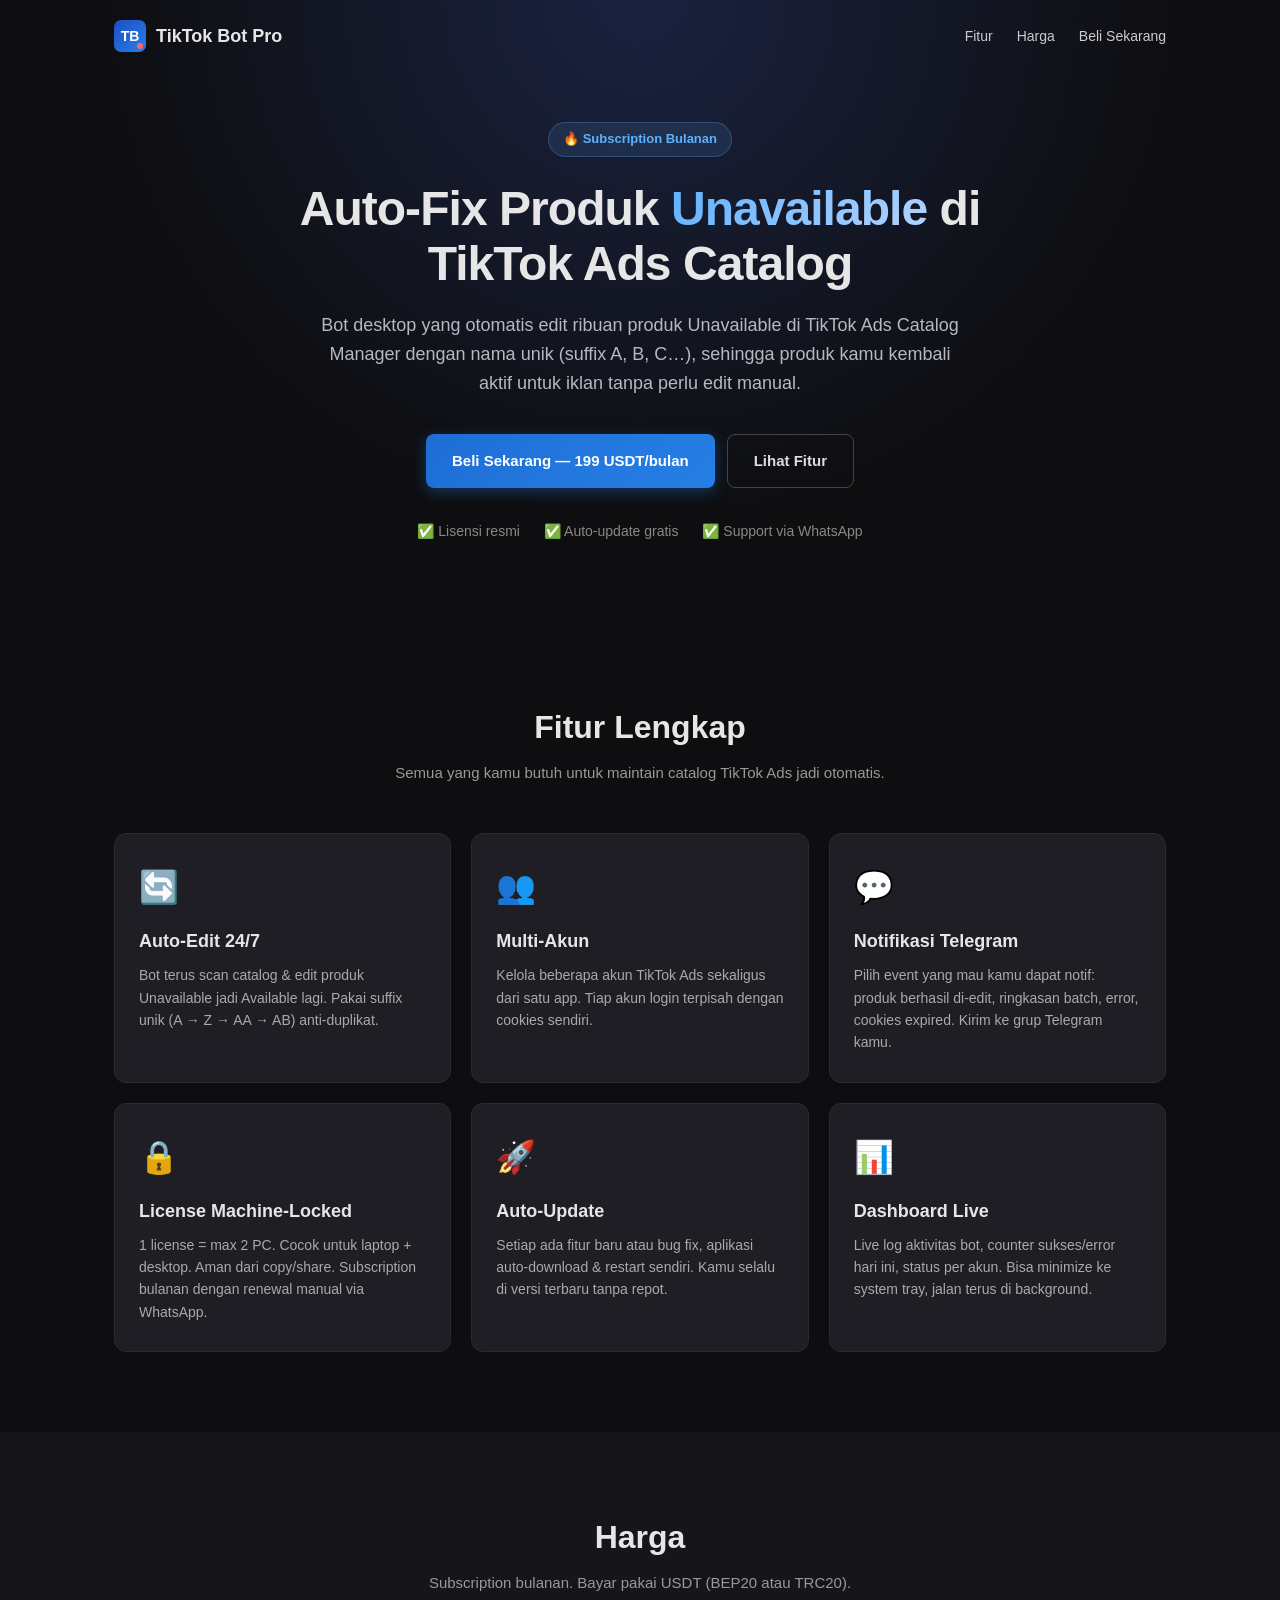
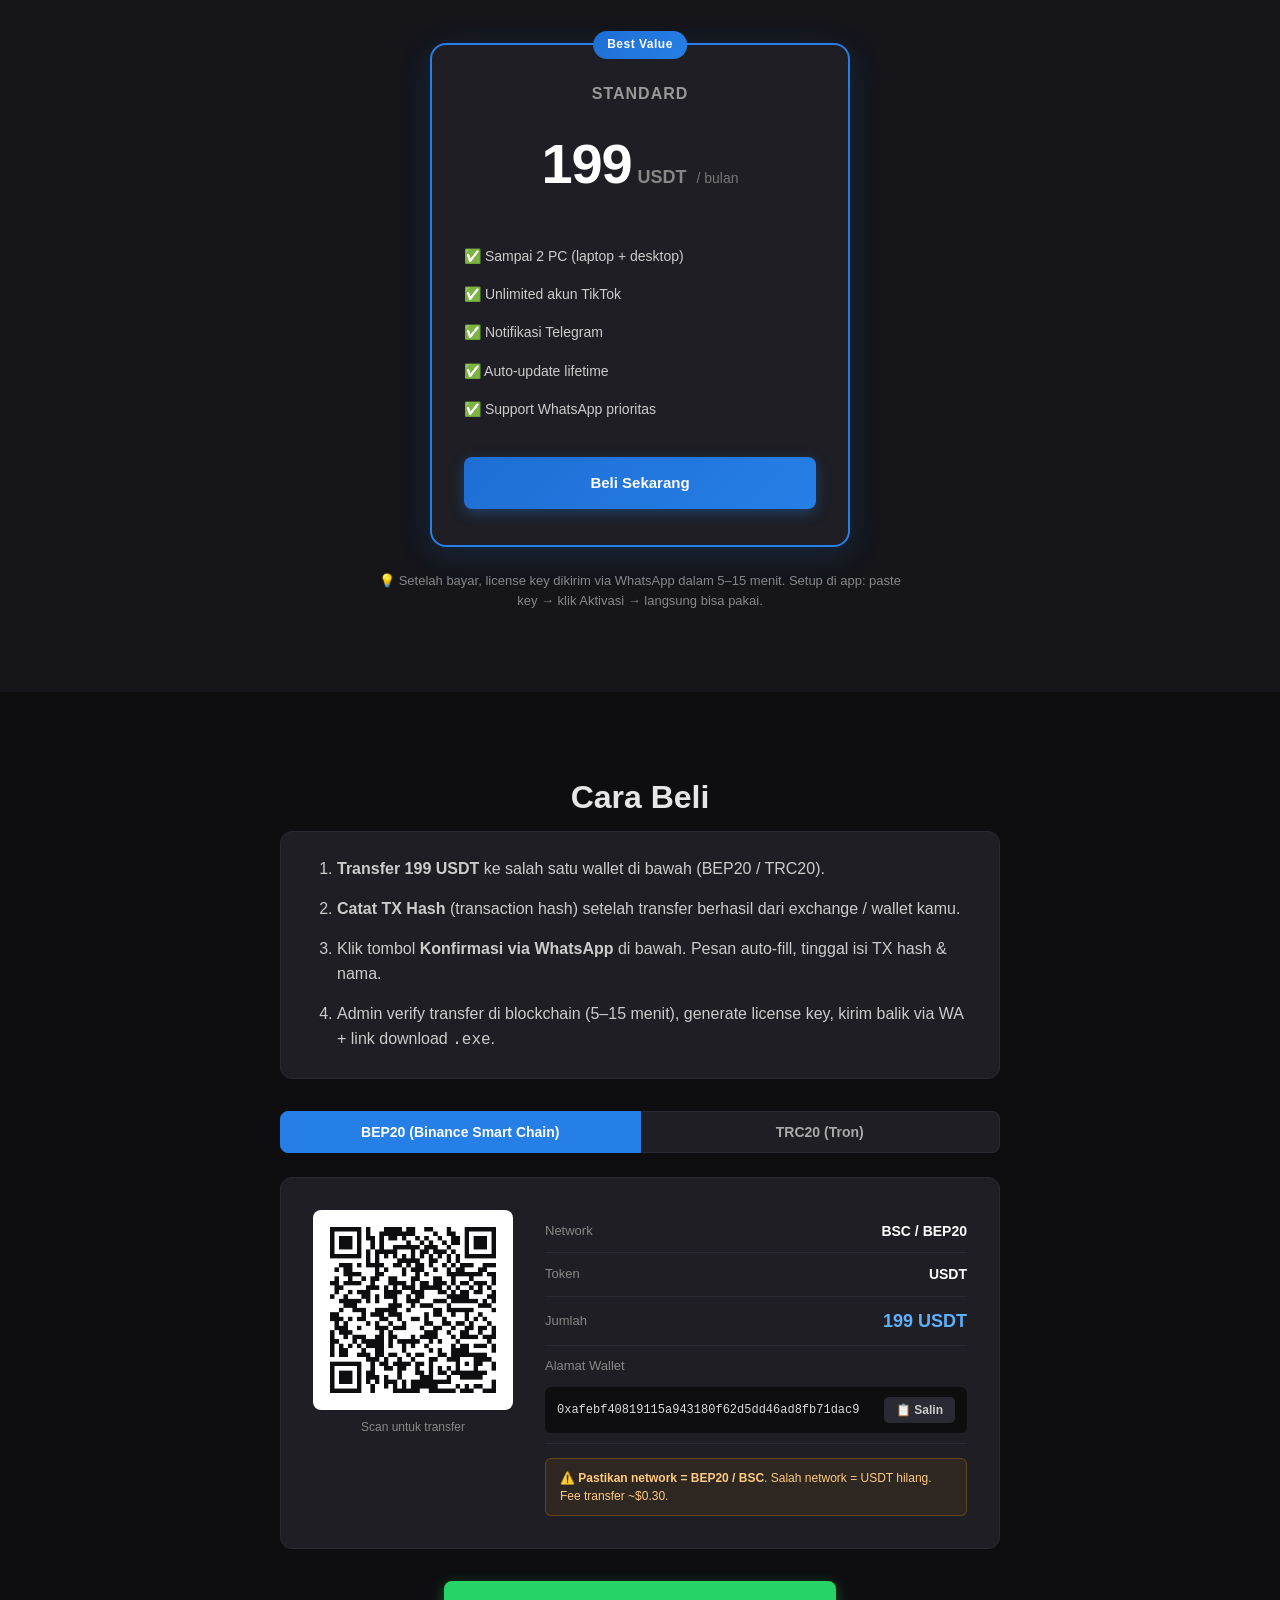
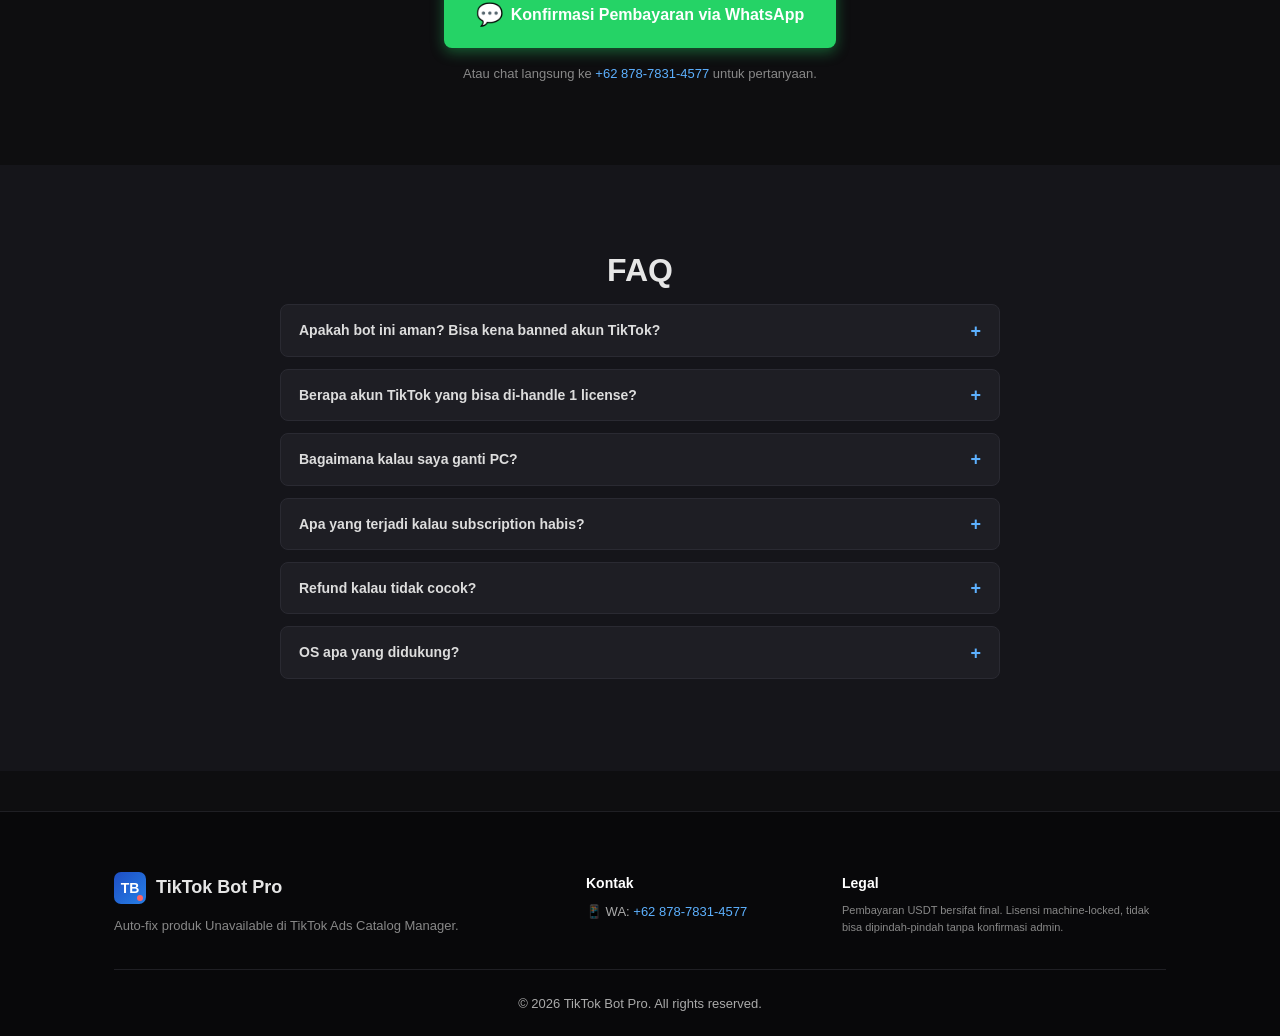
<file: index.html>
<!doctype html>
<html lang="id">
<head>
<meta charset="utf-8">
<meta name="viewport" content="width=device-width, initial-scale=1">
<title>TikTok Bot Pro — Auto-Fix Produk Unavailable di TikTok Ads Catalog</title>
<meta name="description" content="Bot otomatis perbaiki produk Unavailable di TikTok Ads Catalog Manager. Notifikasi Telegram, multi-akun, machine-locked license. Subscription bulanan.">
<meta name="theme-color" content="#0e0e10">
<link rel="icon" type="image/png" href="qr-bep20.png" sizes="32x32">
<link rel="stylesheet" href="style.css">
</head>
<body>

<!-- ─────────── HERO ─────────── -->
<header class="hero">
  <nav class="nav">
    <div class="brand">
      <span class="brand-mark">TB</span>
      <span>TikTok Bot Pro</span>
    </div>
    <div class="nav-links">
      <a href="#fitur">Fitur</a>
      <a href="#harga">Harga</a>
      <a href="#beli">Beli Sekarang</a>
    </div>
  </nav>

  <div class="hero-inner">
    <span class="badge">🔥 Subscription Bulanan</span>
    <h1>Auto-Fix Produk <span class="grad">Unavailable</span> di TikTok Ads Catalog</h1>
    <p class="lead">
      Bot desktop yang otomatis edit ribuan produk Unavailable di TikTok Ads
      Catalog Manager dengan nama unik (suffix A, B, C…), sehingga produk
      kamu kembali aktif untuk iklan tanpa perlu edit manual.
    </p>
    <div class="cta-row">
      <a href="#beli" class="btn btn-primary">Beli Sekarang — 199 USDT/bulan</a>
      <a href="#fitur" class="btn btn-ghost">Lihat Fitur</a>
    </div>
    <div class="trust-row">
      <span>✅ Lisensi resmi</span>
      <span>✅ Auto-update gratis</span>
      <span>✅ Support via WhatsApp</span>
    </div>
  </div>
</header>

<!-- ─────────── FITUR ─────────── -->
<section id="fitur" class="section">
  <div class="container">
    <h2 class="section-title">Fitur Lengkap</h2>
    <p class="section-sub">Semua yang kamu butuh untuk maintain catalog TikTok Ads jadi otomatis.</p>

    <div class="grid features">
      <div class="card">
        <div class="icon">🔄</div>
        <h3>Auto-Edit 24/7</h3>
        <p>Bot terus scan catalog & edit produk Unavailable jadi Available lagi. Pakai suffix unik (A → Z → AA → AB) anti-duplikat.</p>
      </div>

      <div class="card">
        <div class="icon">👥</div>
        <h3>Multi-Akun</h3>
        <p>Kelola beberapa akun TikTok Ads sekaligus dari satu app. Tiap akun login terpisah dengan cookies sendiri.</p>
      </div>

      <div class="card">
        <div class="icon">💬</div>
        <h3>Notifikasi Telegram</h3>
        <p>Pilih event yang mau kamu dapat notif: produk berhasil di-edit, ringkasan batch, error, cookies expired. Kirim ke grup Telegram kamu.</p>
      </div>

      <div class="card">
        <div class="icon">🔒</div>
        <h3>License Machine-Locked</h3>
        <p>1 license = max 2 PC. Cocok untuk laptop + desktop. Aman dari copy/share. Subscription bulanan dengan renewal manual via WhatsApp.</p>
      </div>

      <div class="card">
        <div class="icon">🚀</div>
        <h3>Auto-Update</h3>
        <p>Setiap ada fitur baru atau bug fix, aplikasi auto-download & restart sendiri. Kamu selalu di versi terbaru tanpa repot.</p>
      </div>

      <div class="card">
        <div class="icon">📊</div>
        <h3>Dashboard Live</h3>
        <p>Live log aktivitas bot, counter sukses/error hari ini, status per akun. Bisa minimize ke system tray, jalan terus di background.</p>
      </div>
    </div>
  </div>
</section>

<!-- ─────────── HARGA ─────────── -->
<section id="harga" class="section section-alt">
  <div class="container">
    <h2 class="section-title">Harga</h2>
    <p class="section-sub">Subscription bulanan. Bayar pakai USDT (BEP20 atau TRC20).</p>

    <div class="pricing">
      <div class="price-card highlight">
        <div class="price-tag">Best Value</div>
        <h3>Standard</h3>
        <div class="price">
          <span class="amount">199</span>
          <span class="unit">USDT</span>
          <span class="period">/ bulan</span>
        </div>
        <ul class="features-list">
          <li>✅ Sampai 2 PC (laptop + desktop)</li>
          <li>✅ Unlimited akun TikTok</li>
          <li>✅ Notifikasi Telegram</li>
          <li>✅ Auto-update lifetime</li>
          <li>✅ Support WhatsApp prioritas</li>
        </ul>
        <a href="#beli" class="btn btn-primary btn-full">Beli Sekarang</a>
      </div>
    </div>

    <p class="footnote">
      💡 Setelah bayar, license key dikirim via WhatsApp dalam 5–15 menit.
      Setup di app: paste key → klik Aktivasi → langsung bisa pakai.
    </p>
  </div>
</section>

<!-- ─────────── BELI ─────────── -->
<section id="beli" class="section">
  <div class="container">
    <h2 class="section-title">Cara Beli</h2>

    <ol class="steps">
      <li>
        <b>Transfer 199 USDT</b> ke salah satu wallet di bawah (BEP20 / TRC20).
      </li>
      <li>
        <b>Catat TX Hash</b> (transaction hash) setelah transfer berhasil dari exchange / wallet kamu.
      </li>
      <li>
        Klik tombol <b>Konfirmasi via WhatsApp</b> di bawah. Pesan auto-fill, tinggal isi TX hash & nama.
      </li>
      <li>
        Admin verify transfer di blockchain (5–15 menit), generate license key, kirim balik via WA + link download <code>.exe</code>.
      </li>
    </ol>

    <!-- Tabs network -->
    <div class="tabs" role="tablist">
      <button class="tab tab-active" data-tab="bep20" type="button">BEP20 (Binance Smart Chain)</button>
      <button class="tab" data-tab="trc20" type="button">TRC20 (Tron)</button>
    </div>

    <!-- BEP20 panel -->
    <div class="pay-panel" data-panel="bep20">
      <div class="pay-grid">
        <div class="qr-wrap">
          <img src="qr-bep20.png" alt="QR BEP20" class="qr">
          <div class="qr-label">Scan untuk transfer</div>
        </div>
        <div class="pay-info">
          <div class="row">
            <span class="key">Network</span>
            <span class="val">BSC / BEP20</span>
          </div>
          <div class="row">
            <span class="key">Token</span>
            <span class="val">USDT</span>
          </div>
          <div class="row">
            <span class="key">Jumlah</span>
            <span class="val highlight-amount">199 USDT</span>
          </div>
          <div class="row col">
            <span class="key">Alamat Wallet</span>
            <div class="addr-wrap">
              <code class="addr" id="addr-bep20">0xafebf40819115a943180f62d5dd46ad8fb71dac9</code>
              <button class="btn-copy" data-target="addr-bep20" type="button">📋 Salin</button>
            </div>
          </div>
          <div class="warn">
            ⚠️ <b>Pastikan network = BEP20 / BSC</b>. Salah network = USDT hilang. Fee transfer ~$0.30.
          </div>
        </div>
      </div>
    </div>

    <!-- TRC20 panel -->
    <div class="pay-panel hidden" data-panel="trc20">
      <div class="pay-grid">
        <div class="qr-wrap">
          <img src="qr-trc20.png" alt="QR TRC20" class="qr">
          <div class="qr-label">Scan untuk transfer</div>
        </div>
        <div class="pay-info">
          <div class="row">
            <span class="key">Network</span>
            <span class="val">Tron / TRC20</span>
          </div>
          <div class="row">
            <span class="key">Token</span>
            <span class="val">USDT</span>
          </div>
          <div class="row">
            <span class="key">Jumlah</span>
            <span class="val highlight-amount">199 USDT</span>
          </div>
          <div class="row col">
            <span class="key">Alamat Wallet</span>
            <div class="addr-wrap">
              <code class="addr" id="addr-trc20">TL4dfibanQKDBmRxCy1uZnuZ3fyq2wTCMT</code>
              <button class="btn-copy" data-target="addr-trc20" type="button">📋 Salin</button>
            </div>
          </div>
          <div class="warn">
            ⚠️ <b>Pastikan network = TRC20 / Tron</b>. Salah network = USDT hilang. Fee transfer ~$1.
          </div>
        </div>
      </div>
    </div>

    <!-- WA confirm -->
    <div class="confirm-row">
      <a href="#" id="wa-confirm" class="btn btn-wa">
        <span class="wa-icon">💬</span>
        Konfirmasi Pembayaran via WhatsApp
      </a>
    </div>

    <p class="footnote center">
      Atau chat langsung ke <a href="https://wa.me/6287878314577" target="_blank">+62 878-7831-4577</a> untuk pertanyaan.
    </p>
  </div>
</section>

<!-- ─────────── FAQ ─────────── -->
<section class="section section-alt">
  <div class="container">
    <h2 class="section-title">FAQ</h2>

    <div class="faq">
      <details>
        <summary>Apakah bot ini aman? Bisa kena banned akun TikTok?</summary>
        <p>Bot pakai browser asli (Chromium) dengan user-agent normal, bukan headless API. Edit produk di catalog manager = aktivitas merchant yang legal. Tetap pakai dengan bijak: jangan setting interval terlalu cepat (default 120 detik aman).</p>
      </details>

      <details>
        <summary>Berapa akun TikTok yang bisa di-handle 1 license?</summary>
        <p>Unlimited akun TikTok. License bisa di-pakai sampai 2 PC (mis. laptop + desktop). Di dalam app, kamu bisa add berapa pun akun TikTok Ads.</p>
      </details>

      <details>
        <summary>Bagaimana kalau saya ganti PC?</summary>
        <p>Hubungi admin via WA, sebutkan license key kamu, akan di-reset binding-nya. Setelah itu aktivasi di PC baru.</p>
      </details>

      <details>
        <summary>Apa yang terjadi kalau subscription habis?</summary>
        <p>Bot otomatis stop saat license expired. Banner peringatan muncul mulai 7 hari sebelum expired. Renewal via WA, license diperpanjang tanpa perlu re-install.</p>
      </details>

      <details>
        <summary>Refund kalau tidak cocok?</summary>
        <p>Kami kasih garansi 24 jam: kalau bot tidak bisa jalan di PC kamu (bukan karena akun TikTok bermasalah), full refund USDT ke wallet yang sama.</p>
      </details>

      <details>
        <summary>OS apa yang didukung?</summary>
        <p>Windows 10 / 11 (64-bit). Untuk Mac / Linux belum tersedia.</p>
      </details>
    </div>
  </div>
</section>

<!-- ─────────── FOOTER ─────────── -->
<footer class="footer">
  <div class="container">
    <div class="footer-grid">
      <div>
        <div class="brand brand-footer">
          <span class="brand-mark">TB</span>
          <span>TikTok Bot Pro</span>
        </div>
        <p class="muted">Auto-fix produk Unavailable di TikTok Ads Catalog Manager.</p>
      </div>
      <div>
        <h4>Kontak</h4>
        <p>📱 WA: <a href="https://wa.me/6287878314577" target="_blank">+62 878-7831-4577</a></p>
      </div>
      <div>
        <h4>Legal</h4>
        <p class="muted small">Pembayaran USDT bersifat final. Lisensi machine-locked, tidak bisa dipindah-pindah tanpa konfirmasi admin.</p>
      </div>
    </div>
    <p class="copy">© 2026 TikTok Bot Pro. All rights reserved.</p>
  </div>
</footer>

<script>
// ── Tab switcher ──
document.querySelectorAll(".tab").forEach(t => {
  t.addEventListener("click", () => {
    document.querySelectorAll(".tab").forEach(x => x.classList.remove("tab-active"));
    t.classList.add("tab-active");
    const target = t.dataset.tab;
    document.querySelectorAll(".pay-panel").forEach(p => {
      p.classList.toggle("hidden", p.dataset.panel !== target);
    });
  });
});

// ── Copy address to clipboard ──
document.querySelectorAll(".btn-copy").forEach(b => {
  b.addEventListener("click", async () => {
    const el = document.getElementById(b.dataset.target);
    if (!el) return;
    try {
      await navigator.clipboard.writeText(el.textContent.trim());
      const orig = b.textContent;
      b.textContent = "✅ Tersalin";
      setTimeout(() => { b.textContent = orig; }, 1500);
    } catch (e) {
      alert("Gagal salin: " + e.message);
    }
  });
});

// ── WA confirm link (auto-fill message) ──
const waBtn = document.getElementById("wa-confirm");
const NOMOR_WA = "6287878314577";
function buildWaLink() {
  const activeTab = document.querySelector(".tab.tab-active");
  const network = activeTab ? activeTab.dataset.tab.toUpperCase() : "BEP20";
  const today = new Date().toISOString().slice(0, 10);
  const msg =
    `Halo, saya mau konfirmasi pembayaran TikTok Bot Pro.\n\n` +
    `Network: ${network}\n` +
    `Jumlah: 199 USDT\n` +
    `Tanggal: ${today}\n` +
    `TX Hash: [paste tx hash]\n` +
    `Nama: [nama kamu]\n` +
    `Email: [email kamu]\n\n` +
    `Mohon di-verify dan kirim license key.`;
  return `https://wa.me/${NOMOR_WA}?text=` + encodeURIComponent(msg);
}
function refreshWa() {
  waBtn.href = buildWaLink();
}
refreshWa();
document.querySelectorAll(".tab").forEach(t => t.addEventListener("click", refreshWa));
</script>

</body>
</html>
</file>
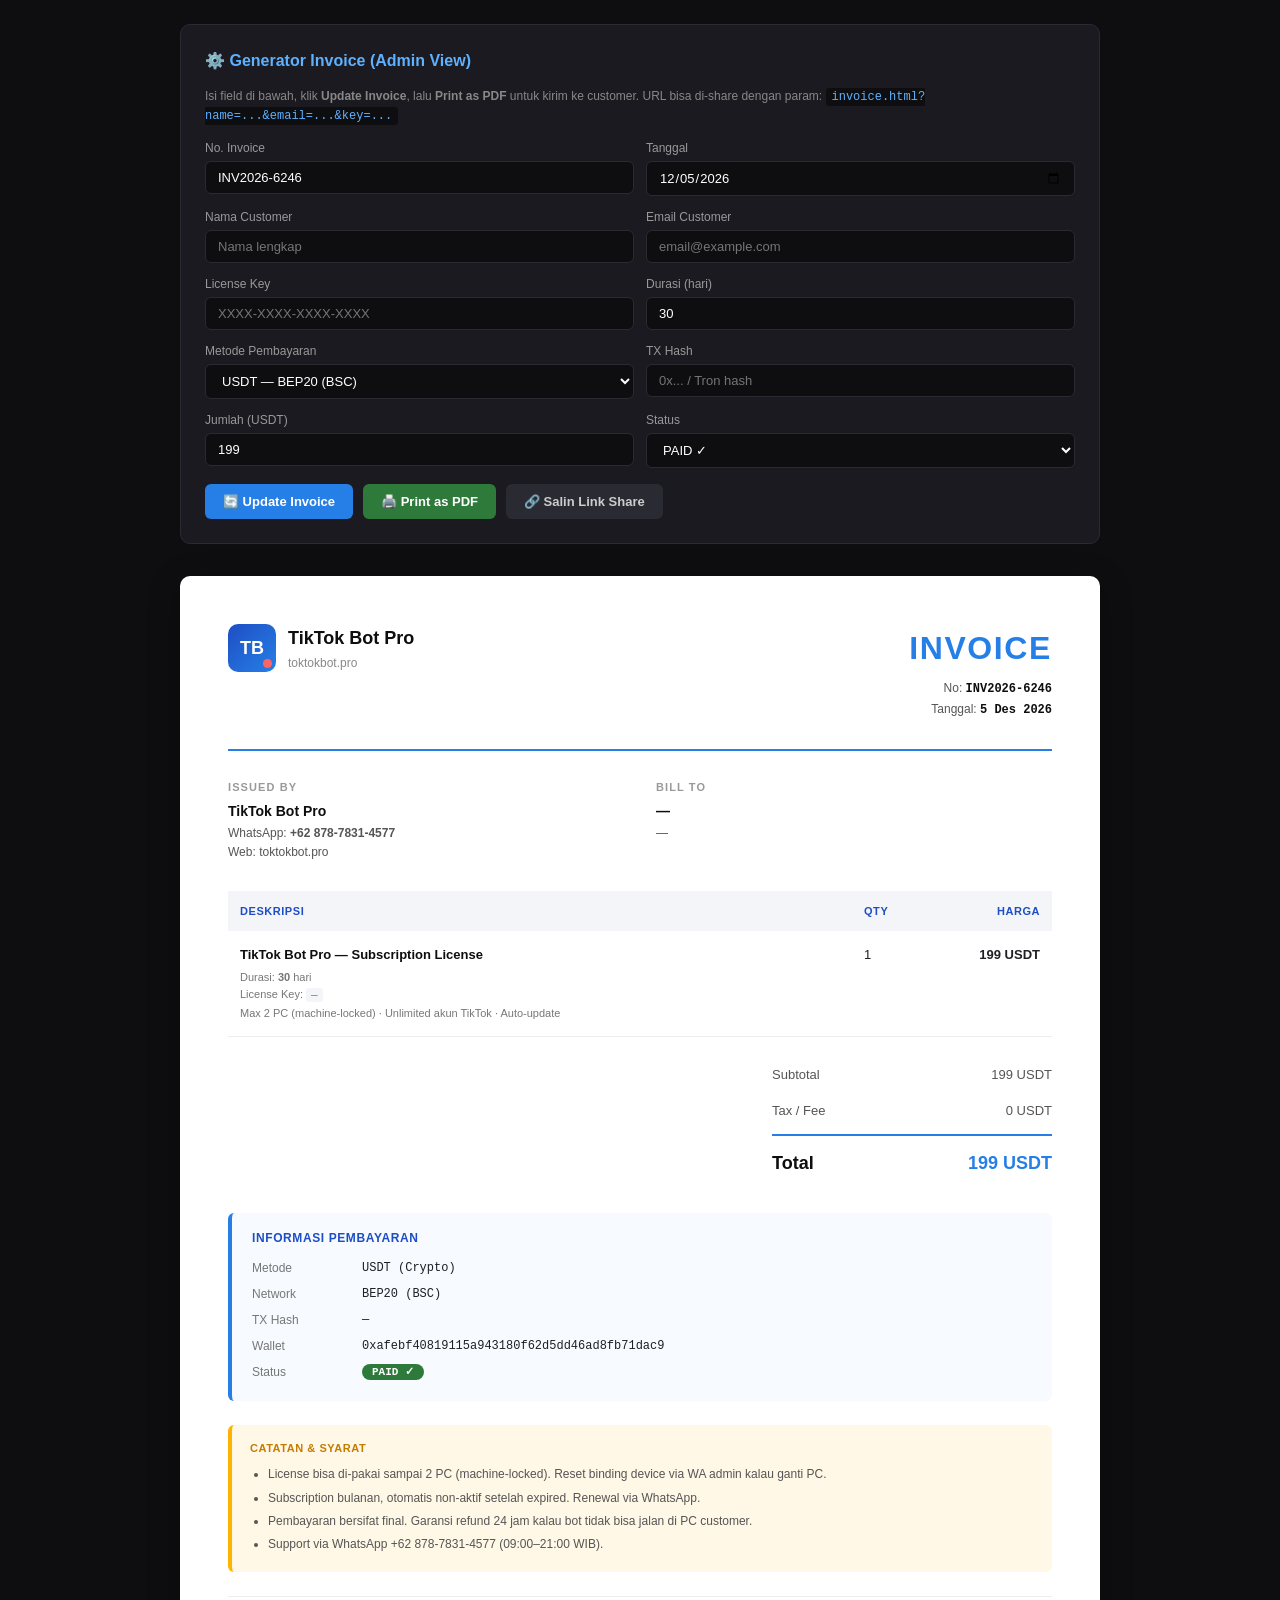
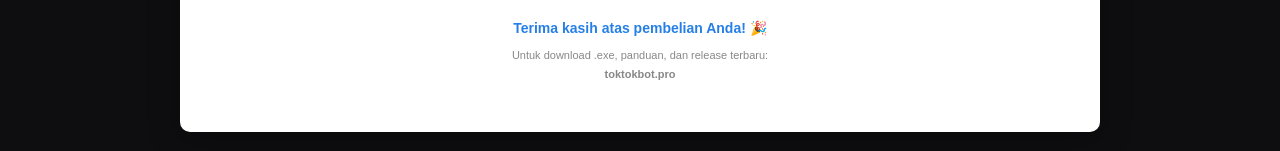
<file: invoice.html>
<!doctype html>
<html lang="id">
<head>
<meta charset="utf-8">
<meta name="viewport" content="width=device-width, initial-scale=1">
<title>Invoice — TikTok Bot Pro</title>
<style>
* { box-sizing: border-box; margin: 0; padding: 0; }
body {
  font-family: "Segoe UI", -apple-system, BlinkMacSystemFont, Roboto, Helvetica, Arial, sans-serif;
  background: #0e0e10;
  color: #e6e6e6;
  padding: 24px;
  line-height: 1.5;
}

/* ===== Form panel (admin/seller view) ===== */
.admin-form {
  max-width: 920px;
  margin: 0 auto 32px;
  background: #1a1a20;
  border: 1px solid #2a2a32;
  border-radius: 10px;
  padding: 24px;
}
.admin-form h2 {
  color: #5db1ff;
  font-size: 16px;
  margin-bottom: 14px;
  font-weight: 700;
  display: flex;
  align-items: center;
  gap: 8px;
}
.admin-form .grid {
  display: grid;
  grid-template-columns: repeat(2, 1fr);
  gap: 12px;
}
.admin-form label {
  display: block;
  font-size: 12px;
  color: #999;
  margin-bottom: 4px;
}
.admin-form input, .admin-form select {
  width: 100%;
  padding: 8px 12px;
  background: #0e0e10;
  border: 1px solid #2a2a32;
  border-radius: 6px;
  color: #fff;
  font-size: 13px;
  font-family: inherit;
}
.admin-form input:focus, .admin-form select:focus {
  outline: none;
  border-color: #267fe6;
}
.admin-form .row-actions {
  display: flex;
  gap: 10px;
  margin-top: 16px;
  flex-wrap: wrap;
}
.btn {
  padding: 10px 18px;
  background: #267fe6;
  color: #fff;
  border: none;
  border-radius: 6px;
  cursor: pointer;
  font-size: 13px;
  font-weight: 600;
  text-decoration: none;
  display: inline-flex;
  align-items: center;
  gap: 6px;
}
.btn:hover { background: #3a92f0; }
.btn-ghost {
  background: #2a2a32;
  color: #ccc;
}
.btn-ghost:hover { background: #3a3a42; }
.btn-print {
  background: #2d7a3a;
}
.btn-print:hover { background: #348a44; }

/* ===== Invoice ===== */
.invoice {
  max-width: 920px;
  margin: 0 auto;
  background: #fff;
  color: #1f1f24;
  border-radius: 10px;
  padding: 48px;
  font-size: 13px;
  box-shadow: 0 8px 32px rgba(0, 0, 0, 0.3);
}
.invoice .header {
  display: flex;
  justify-content: space-between;
  align-items: flex-start;
  padding-bottom: 28px;
  border-bottom: 2px solid #267fe6;
  margin-bottom: 28px;
}
.brand-block {
  display: flex;
  align-items: center;
  gap: 12px;
}
.brand-mark {
  width: 48px;
  height: 48px;
  background: linear-gradient(135deg, #1e4ec4, #267fe6);
  border-radius: 10px;
  display: flex;
  align-items: center;
  justify-content: center;
  color: white;
  font-weight: 900;
  font-size: 18px;
  position: relative;
}
.brand-mark::after {
  content: "";
  position: absolute;
  bottom: 4px;
  right: 4px;
  width: 9px;
  height: 9px;
  background: #ff6464;
  border-radius: 50%;
}
.brand-block .name {
  font-size: 18px;
  font-weight: 800;
  color: #0e0e10;
}
.brand-block .url {
  font-size: 12px;
  color: #888;
  margin-top: 2px;
}
.invoice-title {
  text-align: right;
}
.invoice-title h1 {
  font-size: 32px;
  font-weight: 800;
  color: #267fe6;
  letter-spacing: 0.05em;
  margin-bottom: 6px;
}
.invoice-title .meta {
  color: #555;
  font-size: 12px;
  line-height: 1.7;
}
.invoice-title .meta b {
  color: #0e0e10;
  font-family: "Consolas", monospace;
}

.parties {
  display: grid;
  grid-template-columns: 1fr 1fr;
  gap: 32px;
  margin-bottom: 28px;
}
.party h3 {
  font-size: 11px;
  letter-spacing: 0.1em;
  color: #999;
  font-weight: 700;
  margin-bottom: 6px;
  text-transform: uppercase;
}
.party .name {
  font-weight: 700;
  font-size: 14px;
  color: #0e0e10;
  margin-bottom: 2px;
}
.party .detail {
  color: #555;
  font-size: 12px;
  line-height: 1.6;
  word-break: break-all;
}

.items-table {
  width: 100%;
  border-collapse: collapse;
  margin-bottom: 20px;
}
.items-table thead th {
  background: #f4f5f8;
  padding: 12px;
  text-align: left;
  font-size: 11px;
  font-weight: 700;
  color: #1e4ec4;
  letter-spacing: 0.05em;
  text-transform: uppercase;
}
.items-table thead th:last-child { text-align: right; }
.items-table tbody td {
  padding: 14px 12px;
  border-bottom: 1px solid #eee;
  vertical-align: top;
}
.items-table tbody td:last-child { text-align: right; }
.items-table .item-desc {
  font-weight: 700;
  font-size: 13px;
  color: #0e0e10;
  margin-bottom: 4px;
}
.items-table .item-sub {
  font-size: 11px;
  color: #777;
  line-height: 1.6;
}
.items-table .item-sub code {
  font-family: "Consolas", monospace;
  background: #f4f5f8;
  padding: 1px 5px;
  border-radius: 3px;
  font-size: 11px;
}

.totals {
  display: flex;
  justify-content: flex-end;
  margin-bottom: 28px;
}
.totals-box {
  width: 280px;
}
.totals-row {
  display: flex;
  justify-content: space-between;
  padding: 8px 0;
  font-size: 13px;
  color: #555;
}
.totals-row.grand {
  border-top: 2px solid #267fe6;
  padding-top: 14px;
  margin-top: 6px;
  font-size: 18px;
  font-weight: 700;
  color: #0e0e10;
}
.totals-row.grand .val { color: #267fe6; }

.payment-info {
  background: #f7faff;
  border-left: 4px solid #267fe6;
  padding: 16px 20px;
  border-radius: 6px;
  margin-bottom: 24px;
}
.payment-info h3 {
  font-size: 12px;
  color: #1e4ec4;
  margin-bottom: 8px;
  letter-spacing: 0.05em;
  text-transform: uppercase;
}
.payment-info .field {
  display: flex;
  font-size: 12px;
  padding: 4px 0;
}
.payment-info .key {
  width: 110px;
  color: #777;
}
.payment-info .val {
  flex: 1;
  color: #1f1f24;
  word-break: break-all;
  font-family: "Consolas", monospace;
}
.status-paid {
  background: #2d7a3a;
  color: #fff;
  padding: 2px 10px;
  border-radius: 12px;
  font-size: 11px;
  font-weight: 700;
  font-family: inherit !important;
}

.notes {
  background: #fff8e6;
  border-left: 4px solid #ffb300;
  padding: 14px 18px;
  border-radius: 6px;
  margin-bottom: 24px;
  font-size: 12px;
  color: #555;
  line-height: 1.7;
}
.notes h3 {
  font-size: 11px;
  color: #c47c00;
  margin-bottom: 6px;
  letter-spacing: 0.05em;
  text-transform: uppercase;
}
.notes ul {
  margin: 0;
  padding-left: 18px;
}
.notes li { margin-bottom: 3px; }

.footer {
  border-top: 1px solid #eee;
  padding-top: 20px;
  text-align: center;
  font-size: 11px;
  color: #888;
  line-height: 1.7;
}
.footer .thanks {
  font-size: 14px;
  color: #267fe6;
  font-weight: 700;
  margin-bottom: 6px;
}

/* ===== Print ===== */
@media print {
  body {
    background: #fff;
    color: #000;
    padding: 0;
  }
  .admin-form, .print-only-hide {
    display: none !important;
  }
  .invoice {
    box-shadow: none;
    padding: 0;
    max-width: none;
    margin: 0;
  }
  @page {
    size: A4;
    margin: 18mm 16mm;
  }
}

/* ===== Responsive ===== */
@media (max-width: 720px) {
  .invoice { padding: 24px; }
  .invoice .header {
    flex-direction: column;
    gap: 16px;
  }
  .invoice-title { text-align: left; }
  .parties { grid-template-columns: 1fr; gap: 18px; }
  .admin-form .grid { grid-template-columns: 1fr; }
  .totals { justify-content: stretch; }
  .totals-box { width: 100%; }
}
</style>
</head>
<body>

<!-- ─────────── ADMIN FORM (di-hide saat print) ─────────── -->
<div class="admin-form" id="admin-form">
  <h2>⚙️ Generator Invoice (Admin View)</h2>
  <p style="color:#888;font-size:12px;margin-bottom:14px;">
    Isi field di bawah, klik <b>Update Invoice</b>, lalu <b>Print as PDF</b> untuk kirim ke customer.
    URL bisa di-share dengan param: <code style="background:#0e0e10;padding:2px 6px;border-radius:3px;color:#5db1ff;">invoice.html?name=...&amp;email=...&amp;key=...</code>
  </p>
  <div class="grid">
    <div>
      <label>No. Invoice</label>
      <input id="f-inv" placeholder="INV2026-001" />
    </div>
    <div>
      <label>Tanggal</label>
      <input id="f-date" type="date" />
    </div>
    <div>
      <label>Nama Customer</label>
      <input id="f-name" placeholder="Nama lengkap" />
    </div>
    <div>
      <label>Email Customer</label>
      <input id="f-email" placeholder="email@example.com" />
    </div>
    <div>
      <label>License Key</label>
      <input id="f-key" placeholder="XXXX-XXXX-XXXX-XXXX" />
    </div>
    <div>
      <label>Durasi (hari)</label>
      <input id="f-period" type="number" value="30" min="1" />
    </div>
    <div>
      <label>Metode Pembayaran</label>
      <select id="f-network">
        <option value="BEP20">USDT — BEP20 (BSC)</option>
        <option value="TRC20">USDT — TRC20 (Tron)</option>
        <option value="IDR">Rupiah — Bank Transfer</option>
      </select>
    </div>
    <div>
      <label id="f-tx-label">TX Hash</label>
      <input id="f-tx" placeholder="0x... / Tron hash / nomor resi" />
    </div>
    <div>
      <label id="f-amount-label">Jumlah (USDT)</label>
      <input id="f-amount" type="number" value="199" min="1" step="0.01" />
    </div>
    <div>
      <label>Status</label>
      <select id="f-status">
        <option value="PAID">PAID ✓</option>
        <option value="PENDING">PENDING</option>
      </select>
    </div>
    <div id="f-bank-row" style="display:none; grid-column: span 2;">
      <label>Info Bank (untuk tampil di invoice)</label>
      <input id="f-bank" placeholder="BCA 1234567890 a.n. Nama Penerima" />
    </div>
    <div id="f-rate-row" style="display:none;">
      <label>Kurs USDT/IDR (1 USDT = Rp ?) <span id="f-rate-status" style="color:#5db1ff;font-size:11px;"></span></label>
      <input id="f-rate" type="number" value="17780" min="1" step="1" />
    </div>
  </div>
  <div class="row-actions">
    <button class="btn" onclick="updateInvoice()">🔄 Update Invoice</button>
    <button class="btn btn-print" onclick="window.print()">🖨️ Print as PDF</button>
    <button class="btn btn-ghost" onclick="copyShareLink()">🔗 Salin Link Share</button>
  </div>
</div>

<!-- ─────────── INVOICE ─────────── -->
<div class="invoice" id="invoice">
  <div class="header">
    <div class="brand-block">
      <div class="brand-mark">TB</div>
      <div>
        <div class="name">TikTok Bot Pro</div>
        <div class="url">toktokbot.pro</div>
      </div>
    </div>
    <div class="invoice-title">
      <h1>INVOICE</h1>
      <div class="meta">
        No: <b id="inv-no">INV2026-001</b><br>
        Tanggal: <b id="inv-date">28 Mei 2026</b>
      </div>
    </div>
  </div>

  <div class="parties">
    <div class="party">
      <h3>Issued By</h3>
      <div class="name">TikTok Bot Pro</div>
      <div class="detail">
        WhatsApp: <b>+62 878-7831-4577</b><br>
        Web: toktokbot.pro
      </div>
    </div>
    <div class="party">
      <h3>Bill To</h3>
      <div class="name" id="inv-name">Nama Customer</div>
      <div class="detail" id="inv-email">email@example.com</div>
    </div>
  </div>

  <table class="items-table">
    <thead>
      <tr>
        <th>Deskripsi</th>
        <th style="width:80px;">Qty</th>
        <th style="width:120px;">Harga</th>
      </tr>
    </thead>
    <tbody>
      <tr>
        <td>
          <div class="item-desc">TikTok Bot Pro — Subscription License</div>
          <div class="item-sub">
            Durasi: <b id="inv-period">30</b> hari<br>
            License Key: <code id="inv-key">XXXX-XXXX-XXXX-XXXX</code><br>
            Max 2 PC (machine-locked) · Unlimited akun TikTok · Auto-update
          </div>
        </td>
        <td>1</td>
        <td><b id="inv-amount">199 USDT</b></td>
      </tr>
    </tbody>
  </table>

  <div class="totals">
    <div class="totals-box">
      <div class="totals-row"><span>Subtotal</span><span class="val" id="inv-subtotal">199 USDT</span></div>
      <div class="totals-row"><span>Tax / Fee</span><span class="val">0 USDT</span></div>
      <div class="totals-row grand"><span>Total</span><span class="val" id="inv-total">199 USDT</span></div>
    </div>
  </div>

  <div class="payment-info">
    <h3>Informasi Pembayaran</h3>
    <div class="field">
      <span class="key">Metode</span>
      <span class="val" id="inv-method">USDT (Crypto)</span>
    </div>
    <div class="field">
      <span class="key" id="inv-network-label">Network</span>
      <span class="val" id="inv-network">BEP20 (BSC)</span>
    </div>
    <div class="field" id="inv-rate-row" style="display:none;">
      <span class="key">Kurs</span>
      <span class="val" id="inv-rate">1 USDT = Rp 17.780</span>
    </div>
    <div class="field" id="inv-conversion-row" style="display:none;">
      <span class="key">Konversi</span>
      <span class="val" id="inv-conversion">199 USDT × Rp 17.780 = Rp 3.538.142</span>
    </div>
    <div class="field">
      <span class="key" id="inv-tx-key">TX Hash</span>
      <span class="val" id="inv-tx">—</span>
    </div>
    <div class="field">
      <span class="key" id="inv-wallet-key">Wallet</span>
      <span class="val" id="inv-wallet">0xafebf40819115a943180f62d5dd46ad8fb71dac9</span>
    </div>
    <div class="field">
      <span class="key">Status</span>
      <span class="val"><span class="status-paid" id="inv-status">PAID ✓</span></span>
    </div>
  </div>

  <div class="notes">
    <h3>Catatan &amp; Syarat</h3>
    <ul>
      <li>License bisa di-pakai sampai 2 PC (machine-locked). Reset binding device via WA admin kalau ganti PC.</li>
      <li>Subscription bulanan, otomatis non-aktif setelah expired. Renewal via WhatsApp.</li>
      <li>Pembayaran bersifat final. Garansi refund 24 jam kalau bot tidak bisa jalan di PC customer.</li>
      <li>Support via WhatsApp +62 878-7831-4577 (09:00–21:00 WIB).</li>
    </ul>
  </div>

  <div class="footer">
    <div class="thanks">Terima kasih atas pembelian Anda! 🎉</div>
    Untuk download .exe, panduan, dan release terbaru:<br>
    <b>toktokbot.pro</b>
  </div>
</div>

<script>
// ── Helpers ──
function $(id) { return document.getElementById(id); }
function fmtDate(d) {
  const months = ["Jan", "Feb", "Mar", "Apr", "Mei", "Jun",
                  "Jul", "Agt", "Sep", "Okt", "Nov", "Des"];
  const dt = new Date(d);
  return `${dt.getDate()} ${months[dt.getMonth()]} ${dt.getFullYear()}`;
}
function isoToday() {
  const d = new Date();
  return d.toISOString().split("T")[0];
}
function autoInvoiceNo() {
  const d = new Date();
  const y = d.getFullYear();
  const ts = Math.floor(d.getTime() / 1000) % 10000;
  return `INV${y}-${String(ts).padStart(4, "0")}`;
}

// ── Wallet addresses ──
const WALLETS = {
  BEP20: "0xafebf40819115a943180f62d5dd46ad8fb71dac9",
  TRC20: "TL4dfibanQKDBmRxCy1uZnuZ3fyq2wTCMT",
};

// ── Default amounts (auto-fill saat ganti metode pembayaran) ──
const BASE_USDT = 199;  // Harga base subscription
const FALLBACK_IDR_RATE = 17780;  // Kurs fallback kalau API gagal
const DEFAULT_AMOUNT = {
  BEP20: BASE_USDT,
  TRC20: BASE_USDT,
  IDR: BASE_USDT * FALLBACK_IDR_RATE,  // = 3.538.142
};

// ── Fetch kurs USDT/IDR dari CoinGecko (no API key needed) ──
async function fetchUsdtIdrRate() {
  $("f-rate-status").textContent = "(loading...)";
  try {
    const r = await fetch("https://api.coingecko.com/api/v3/simple/price?ids=tether&vs_currencies=idr");
    if (!r.ok) throw new Error("HTTP " + r.status);
    const d = await r.json();
    const rate = d?.tether?.idr;
    if (typeof rate !== "number" || rate < 1000) throw new Error("invalid rate");
    $("f-rate").value = Math.round(rate);
    $("f-rate-status").textContent = "(live)";
    return rate;
  } catch (e) {
    $("f-rate-status").textContent = "(offline, edit manual)";
    return null;
  }
}

// ── Format helpers ──
function fmtIdr(amount) {
  const n = parseInt(amount) || 0;
  return "Rp " + new Intl.NumberFormat('id-ID').format(n);
}
function fmtAmount(amount, network) {
  if (network === "IDR") return fmtIdr(amount);
  return amount + " USDT";
}
function networkLabel(network) {
  switch (network) {
    case "BEP20": return "BEP20 (BSC)";
    case "TRC20": return "TRC20 (Tron)";
    case "IDR": return "Bank Transfer (IDR)";
  }
  return network;
}
function methodLabel(network) {
  return network === "IDR" ? "Transfer Bank (Rupiah)" : "USDT (Crypto)";
}

// ── Toggle IDR-specific UI ──
function applyMethodUi() {
  const network = $("f-network").value;
  const isIdr = network === "IDR";

  $("f-bank-row").style.display = isIdr ? "block" : "none";
  $("f-rate-row").style.display = isIdr ? "block" : "none";
  $("f-tx-label").textContent = isIdr ? "Bukti Transfer / Resi" : "TX Hash";
  $("f-amount-label").textContent = isIdr ? "Jumlah (IDR)" : "Jumlah (USDT)";
  $("f-tx").placeholder = isIdr ? "Nomor resi / referensi bank" : "0x... / Tron hash";
}

// ── Auto-fill default amount saat ganti metode ──
async function onNetworkSwitch(prevNetwork, newNetwork) {
  // Saat switch ke IDR, fetch kurs fresh + recalc amount
  if (newNetwork === "IDR") {
    const rate = await fetchUsdtIdrRate();
    if (rate) {
      $("f-amount").value = Math.round(BASE_USDT * rate);
    } else if (parseFloat($("f-amount").value) === DEFAULT_AMOUNT[prevNetwork]) {
      $("f-amount").value = DEFAULT_AMOUNT[newNetwork];
    }
    return;
  }
  // Hanya isi default kalau amount sekarang masih default lama
  const current = parseFloat($("f-amount").value);
  if (current === DEFAULT_AMOUNT[prevNetwork]) {
    $("f-amount").value = DEFAULT_AMOUNT[newNetwork];
  }
}

// ── Saat user ubah kurs manual → auto-recalculate IDR amount ──
function onRateChange() {
  const rate = parseInt($("f-rate").value) || FALLBACK_IDR_RATE;
  $("f-amount").value = Math.round(BASE_USDT * rate);
  updateInvoice();
}

// ── Read URL params ──
function readParams() {
  const p = new URLSearchParams(window.location.search);
  if (p.get("inv")) $("f-inv").value = p.get("inv");
  if (p.get("date")) $("f-date").value = p.get("date");
  if (p.get("name")) $("f-name").value = p.get("name");
  if (p.get("email")) $("f-email").value = p.get("email");
  if (p.get("key")) $("f-key").value = p.get("key");
  if (p.get("period")) $("f-period").value = p.get("period");
  if (p.get("network")) $("f-network").value = p.get("network");
  if (p.get("tx")) $("f-tx").value = p.get("tx");
  if (p.get("amount")) $("f-amount").value = p.get("amount");
  if (p.get("status")) $("f-status").value = p.get("status");
  if (p.get("bank")) $("f-bank").value = p.get("bank");
}

// ── Update invoice render ──
function updateInvoice() {
  const inv = $("f-inv").value.trim() || autoInvoiceNo();
  const date = $("f-date").value || isoToday();
  const name = $("f-name").value.trim() || "—";
  const email = $("f-email").value.trim() || "—";
  const key = $("f-key").value.trim() || "—";
  const period = $("f-period").value || "30";
  const network = $("f-network").value;
  const tx = $("f-tx").value.trim() || "—";
  const amount = $("f-amount").value || DEFAULT_AMOUNT[network];
  const status = $("f-status").value;
  const bank = $("f-bank").value.trim();

  const isIdr = network === "IDR";

  $("inv-no").textContent = inv;
  $("inv-date").textContent = fmtDate(date);
  $("inv-name").textContent = name;
  $("inv-email").textContent = email;
  $("inv-key").textContent = key;
  $("inv-period").textContent = period;

  // Payment info — labels + values berubah berdasarkan metode
  $("inv-method").textContent = methodLabel(network);
  $("inv-network-label").textContent = isIdr ? "Metode" : "Network";
  $("inv-network").textContent = networkLabel(network);
  $("inv-tx-key").textContent = isIdr ? "Bukti Transfer" : "TX Hash";
  $("inv-tx").textContent = tx;
  $("inv-wallet-key").textContent = isIdr ? "Bank" : "Wallet";
  $("inv-wallet").textContent = isIdr
    ? (bank || "Konfirmasi via WhatsApp")
    : (WALLETS[network] || "—");

  // Kurs + konversi (hanya untuk IDR)
  $("inv-rate-row").style.display = isIdr ? "flex" : "none";
  $("inv-conversion-row").style.display = isIdr ? "flex" : "none";
  if (isIdr) {
    const rate = parseInt($("f-rate").value) || FALLBACK_IDR_RATE;
    const rateFmt = new Intl.NumberFormat('id-ID').format(rate);
    const amountFmt = new Intl.NumberFormat('id-ID').format(parseInt(amount) || 0);
    $("inv-rate").textContent = `1 USDT = Rp ${rateFmt}`;
    $("inv-conversion").textContent = `${BASE_USDT} USDT × Rp ${rateFmt} = Rp ${amountFmt}`;
  }

  // Amount — formatted
  const fmt = fmtAmount(amount, network);
  $("inv-amount").textContent = fmt;
  $("inv-subtotal").textContent = fmt;
  $("inv-total").textContent = fmt;

  const statusEl = $("inv-status");
  if (status === "PAID") {
    statusEl.textContent = "PAID ✓";
    statusEl.style.background = "#2d7a3a";
  } else {
    statusEl.textContent = "PENDING";
    statusEl.style.background = "#c47c00";
  }
}

// ── Build share URL ──
function copyShareLink() {
  const params = {
    inv: $("f-inv").value.trim(),
    date: $("f-date").value,
    name: $("f-name").value.trim(),
    email: $("f-email").value.trim(),
    key: $("f-key").value.trim(),
    period: $("f-period").value,
    network: $("f-network").value,
    tx: $("f-tx").value.trim(),
    amount: $("f-amount").value,
    status: $("f-status").value,
  };
  const bank = $("f-bank").value.trim();
  if (bank) params.bank = bank;
  const p = new URLSearchParams(params);
  const url = window.location.origin + window.location.pathname + "?" + p.toString();
  navigator.clipboard.writeText(url).then(() => {
    alert("Link tersalin ke clipboard:\n\n" + url);
  }).catch(() => {
    prompt("Copy link manual:", url);
  });
}

// ── Hook network change ──
let lastNetwork = "BEP20";
$("f-network").addEventListener("change", async () => {
  const newNet = $("f-network").value;
  await onNetworkSwitch(lastNetwork, newNet);
  lastNetwork = newNet;
  applyMethodUi();
  updateInvoice();
});

// ── Hook rate change (manual override) ──
$("f-rate").addEventListener("input", onRateChange);

// ── Init ──
$("f-date").value = isoToday();
$("f-inv").value = autoInvoiceNo();
readParams();
lastNetwork = $("f-network").value;
applyMethodUi();
updateInvoice();
// Kalau init dengan IDR (mis. via URL param), fetch kurs fresh
if (lastNetwork === "IDR") {
  fetchUsdtIdrRate().then(rate => {
    if (rate) {
      $("f-amount").value = Math.round(BASE_USDT * rate);
      updateInvoice();
    }
  });
}
</script>

</body>
</html>
</file>
<file: style.css>
/* ===== Reset & base ===== */
* { box-sizing: border-box; margin: 0; padding: 0; }
html { scroll-behavior: smooth; }
body {
  font-family: -apple-system, BlinkMacSystemFont, "Segoe UI", Roboto, Helvetica, Arial, sans-serif;
  background: #0e0e10;
  color: #e6e6e6;
  line-height: 1.6;
  -webkit-font-smoothing: antialiased;
}
a { color: #5db1ff; text-decoration: none; }
a:hover { text-decoration: underline; }
code { font-family: "SF Mono", Consolas, "Cascadia Code", monospace; }
img { max-width: 100%; display: block; }

/* ===== Layout ===== */
.container {
  max-width: 1100px;
  margin: 0 auto;
  padding: 0 24px;
}
.section { padding: 80px 0; }
.section-alt { background: #15151a; }
.section-title {
  font-size: 32px;
  text-align: center;
  margin-bottom: 8px;
}
.section-sub {
  text-align: center;
  color: #999;
  margin-bottom: 48px;
  font-size: 15px;
}

/* ===== Nav ===== */
.nav {
  display: flex;
  justify-content: space-between;
  align-items: center;
  padding: 20px 24px;
  max-width: 1100px;
  margin: 0 auto;
}
.brand {
  display: flex;
  align-items: center;
  gap: 10px;
  font-weight: 700;
  font-size: 18px;
}
.brand-mark {
  display: inline-flex;
  align-items: center;
  justify-content: center;
  width: 32px; height: 32px;
  background: linear-gradient(135deg, #1e4ec4, #267fe6);
  border-radius: 7px;
  font-size: 14px;
  font-weight: 900;
  color: #fff;
  position: relative;
}
.brand-mark::after {
  content: "";
  position: absolute;
  bottom: 3px; right: 3px;
  width: 6px; height: 6px;
  background: #ff6464;
  border-radius: 50%;
}
.nav-links {
  display: flex;
  gap: 24px;
}
.nav-links a {
  color: #ccc;
  font-size: 14px;
  font-weight: 500;
}
.nav-links a:hover {
  color: #fff;
  text-decoration: none;
}

/* ===== Hero ===== */
.hero {
  background: radial-gradient(ellipse at top, #1a2240 0%, #0e0e10 60%);
  padding-bottom: 80px;
}
.hero-inner {
  max-width: 800px;
  margin: 50px auto 0;
  padding: 0 24px;
  text-align: center;
}
.badge {
  display: inline-block;
  padding: 6px 14px;
  background: rgba(94, 178, 255, 0.12);
  color: #5db1ff;
  border-radius: 20px;
  font-size: 13px;
  font-weight: 600;
  margin-bottom: 24px;
  border: 1px solid rgba(94, 178, 255, 0.25);
}
.hero h1 {
  font-size: 48px;
  line-height: 1.15;
  font-weight: 800;
  margin-bottom: 20px;
  letter-spacing: -0.02em;
}
.grad {
  background: linear-gradient(135deg, #5db1ff, #b4d3ff);
  -webkit-background-clip: text;
  -webkit-text-fill-color: transparent;
  background-clip: text;
}
.lead {
  font-size: 18px;
  color: #b8b8c0;
  margin-bottom: 36px;
  max-width: 640px;
  margin-left: auto;
  margin-right: auto;
}
.cta-row {
  display: flex;
  gap: 12px;
  justify-content: center;
  flex-wrap: wrap;
  margin-bottom: 32px;
}
.trust-row {
  display: flex;
  gap: 24px;
  justify-content: center;
  flex-wrap: wrap;
  color: #888;
  font-size: 14px;
}

/* ===== Buttons ===== */
.btn {
  display: inline-flex;
  align-items: center;
  justify-content: center;
  gap: 8px;
  padding: 14px 26px;
  border-radius: 8px;
  font-size: 15px;
  font-weight: 600;
  text-decoration: none;
  transition: transform 0.1s, background 0.15s;
  cursor: pointer;
  border: none;
}
.btn:hover { text-decoration: none; transform: translateY(-1px); }
.btn-primary {
  background: linear-gradient(135deg, #1e6ed4, #267fe6);
  color: #fff;
  box-shadow: 0 4px 14px rgba(38, 127, 230, 0.35);
}
.btn-primary:hover { background: linear-gradient(135deg, #267fe6, #3a92f0); }
.btn-ghost {
  background: transparent;
  border: 1px solid #444;
  color: #ddd;
}
.btn-ghost:hover { background: rgba(255, 255, 255, 0.05); }
.btn-full { width: 100%; }
.btn-wa {
  background: #25d366;
  color: #fff;
  padding: 16px 32px;
  font-size: 16px;
  box-shadow: 0 4px 14px rgba(37, 211, 102, 0.4);
}
.btn-wa:hover { background: #2cdf75; }
.wa-icon { font-size: 22px; }

/* ===== Features ===== */
.grid.features {
  display: grid;
  grid-template-columns: repeat(auto-fit, minmax(280px, 1fr));
  gap: 20px;
}
.card {
  background: #1e1e24;
  border: 1px solid #2a2a32;
  border-radius: 12px;
  padding: 28px 24px;
  transition: transform 0.15s, border-color 0.15s;
}
.card:hover {
  transform: translateY(-3px);
  border-color: #3a4a6a;
}
.card .icon {
  font-size: 32px;
  margin-bottom: 14px;
}
.card h3 {
  font-size: 18px;
  margin-bottom: 8px;
}
.card p {
  color: #aaa;
  font-size: 14px;
}

/* ===== Pricing ===== */
.pricing {
  display: flex;
  justify-content: center;
}
.price-card {
  background: #1e1e24;
  border: 2px solid #2a2a32;
  border-radius: 16px;
  padding: 36px 32px;
  max-width: 420px;
  width: 100%;
  position: relative;
  text-align: center;
}
.price-card.highlight {
  border-color: #267fe6;
  box-shadow: 0 8px 32px rgba(38, 127, 230, 0.18);
}
.price-tag {
  position: absolute;
  top: -14px;
  left: 50%;
  transform: translateX(-50%);
  background: linear-gradient(135deg, #1e6ed4, #267fe6);
  color: #fff;
  padding: 4px 14px;
  border-radius: 20px;
  font-size: 12px;
  font-weight: 700;
  letter-spacing: 0.5px;
}
.price-card h3 {
  font-size: 16px;
  color: #999;
  margin-bottom: 12px;
  text-transform: uppercase;
  letter-spacing: 1px;
}
.price {
  display: flex;
  align-items: baseline;
  justify-content: center;
  gap: 6px;
  margin-bottom: 28px;
}
.price .amount {
  font-size: 56px;
  font-weight: 800;
  color: #fff;
  letter-spacing: -0.02em;
}
.price .unit {
  font-size: 18px;
  color: #888;
  font-weight: 600;
}
.price .period {
  color: #777;
  font-size: 14px;
  margin-left: 4px;
}
.features-list {
  list-style: none;
  text-align: left;
  margin-bottom: 28px;
  padding: 0;
}
.features-list li {
  padding: 8px 0;
  color: #ccc;
  font-size: 14px;
}
.footnote {
  text-align: center;
  color: #888;
  font-size: 13px;
  margin-top: 24px;
  max-width: 540px;
  margin-left: auto;
  margin-right: auto;
}
.footnote.center { margin-top: 16px; }

/* ===== PDF Panduan card ===== */
.pdf-card {
  background: linear-gradient(135deg, #1a2540, #20305a);
  border: 1px solid #2a3a6a;
  border-radius: 14px;
  padding: 28px 32px;
  display: flex;
  align-items: center;
  justify-content: space-between;
  gap: 24px;
  max-width: 880px;
  margin: 0 auto;
}
.pdf-info {
  display: flex;
  align-items: center;
  gap: 20px;
  flex: 1;
}
.pdf-icon {
  font-size: 52px;
  line-height: 1;
}
.pdf-title {
  font-size: 22px;
  margin-bottom: 6px;
  color: #fff;
}
.pdf-desc {
  color: #b8c5d8;
  font-size: 14px;
  margin: 0;
  line-height: 1.5;
}
@media (max-width: 720px) {
  .pdf-card { flex-direction: column; text-align: center; padding: 24px; }
  .pdf-info { flex-direction: column; gap: 12px; }
}

/* ===== Buy / Pay ===== */
.steps {
  background: #1e1e24;
  border: 1px solid #2a2a32;
  border-radius: 12px;
  padding: 24px 24px 24px 56px;
  margin-bottom: 32px;
  max-width: 720px;
  margin-left: auto;
  margin-right: auto;
}
.steps li {
  margin-bottom: 14px;
  color: #ccc;
  line-height: 1.6;
}
.steps li:last-child { margin-bottom: 0; }
.tabs {
  display: flex;
  justify-content: center;
  gap: 0;
  margin-bottom: 24px;
  max-width: 720px;
  margin-left: auto;
  margin-right: auto;
}
.tab {
  flex: 1;
  padding: 12px 20px;
  background: #1e1e24;
  border: 1px solid #2a2a32;
  color: #aaa;
  font-size: 14px;
  font-weight: 600;
  cursor: pointer;
  transition: all 0.15s;
}
.tab:first-child { border-radius: 8px 0 0 8px; }
.tab:last-child { border-radius: 0 8px 8px 0; border-left: none; }
.tab:hover { background: #25252c; color: #fff; }
.tab-active {
  background: #267fe6;
  color: #fff;
  border-color: #267fe6;
}
.pay-panel {
  background: #1e1e24;
  border: 1px solid #2a2a32;
  border-radius: 12px;
  padding: 32px;
  max-width: 720px;
  margin: 0 auto;
}
.pay-panel.hidden { display: none; }
.pay-grid {
  display: grid;
  grid-template-columns: 200px 1fr;
  gap: 32px;
  align-items: start;
}
.qr-wrap {
  text-align: center;
}
.qr {
  width: 200px;
  height: 200px;
  border-radius: 8px;
  background: #fff;
  padding: 8px;
}
.qr-label {
  color: #888;
  font-size: 12px;
  margin-top: 8px;
}
.pay-info .row {
  display: flex;
  justify-content: space-between;
  align-items: center;
  padding: 10px 0;
  border-bottom: 1px solid #2a2a32;
}
.pay-info .row:last-of-type { border-bottom: none; }
.pay-info .row.col {
  flex-direction: column;
  align-items: stretch;
  gap: 6px;
}
.pay-info .key {
  color: #888;
  font-size: 13px;
}
.pay-info .val {
  color: #fff;
  font-size: 14px;
  font-weight: 600;
}
.highlight-amount {
  color: #5db1ff !important;
  font-size: 18px !important;
}
.addr-wrap {
  display: flex;
  gap: 8px;
  align-items: center;
  background: #0e0e10;
  border-radius: 6px;
  padding: 10px 12px;
  margin-top: 4px;
}
.addr {
  flex: 1;
  font-size: 12px;
  color: #ddd;
  word-break: break-all;
}
.btn-copy {
  background: #2a2a32;
  color: #ccc;
  border: none;
  padding: 6px 12px;
  border-radius: 5px;
  font-size: 12px;
  cursor: pointer;
  white-space: nowrap;
  font-weight: 600;
}
.btn-copy:hover { background: #3a3a45; color: #fff; }
.warn {
  background: rgba(255, 152, 0, 0.08);
  border: 1px solid rgba(255, 152, 0, 0.25);
  border-radius: 6px;
  padding: 10px 14px;
  margin-top: 14px;
  color: #ffcb80;
  font-size: 12px;
  line-height: 1.5;
}
.confirm-row {
  display: flex;
  justify-content: center;
  margin-top: 32px;
}

/* ===== FAQ ===== */
.faq {
  max-width: 720px;
  margin: 0 auto;
}
.faq details {
  background: #1e1e24;
  border: 1px solid #2a2a32;
  border-radius: 8px;
  margin-bottom: 12px;
  padding: 14px 18px;
}
.faq summary {
  cursor: pointer;
  font-weight: 600;
  color: #ddd;
  font-size: 14px;
  list-style: none;
  position: relative;
  padding-right: 28px;
}
.faq summary::after {
  content: "+";
  position: absolute;
  right: 0;
  top: 50%;
  transform: translateY(-50%);
  color: #5db1ff;
  font-size: 18px;
  font-weight: 700;
}
.faq details[open] summary::after { content: "−"; }
.faq details p {
  margin-top: 12px;
  color: #aaa;
  font-size: 14px;
  line-height: 1.6;
}

/* ===== Footer ===== */
.footer {
  background: #08080a;
  padding: 60px 0 24px;
  margin-top: 40px;
  border-top: 1px solid #1f1f24;
}
.footer-grid {
  display: grid;
  grid-template-columns: 2fr 1fr 1.5fr;
  gap: 40px;
  margin-bottom: 32px;
}
.brand-footer { margin-bottom: 12px; }
.footer h4 {
  color: #fff;
  font-size: 14px;
  margin-bottom: 8px;
}
.footer p { color: #aaa; font-size: 13px; }
.muted { color: #888 !important; }
.small { font-size: 11px !important; line-height: 1.5; }
.copy {
  text-align: center;
  color: #555;
  font-size: 12px;
  padding-top: 24px;
  border-top: 1px solid #1f1f24;
}

/* ===== Responsive ===== */
@media (max-width: 720px) {
  .hero h1 { font-size: 32px; }
  .lead { font-size: 16px; }
  .nav-links { display: none; }
  .section { padding: 56px 0; }
  .section-title { font-size: 26px; }
  .pay-grid {
    grid-template-columns: 1fr;
    gap: 20px;
  }
  .qr-wrap { display: flex; flex-direction: column; align-items: center; }
  .footer-grid { grid-template-columns: 1fr; gap: 24px; }
  .steps { padding: 20px 20px 20px 48px; }
}
</file>
